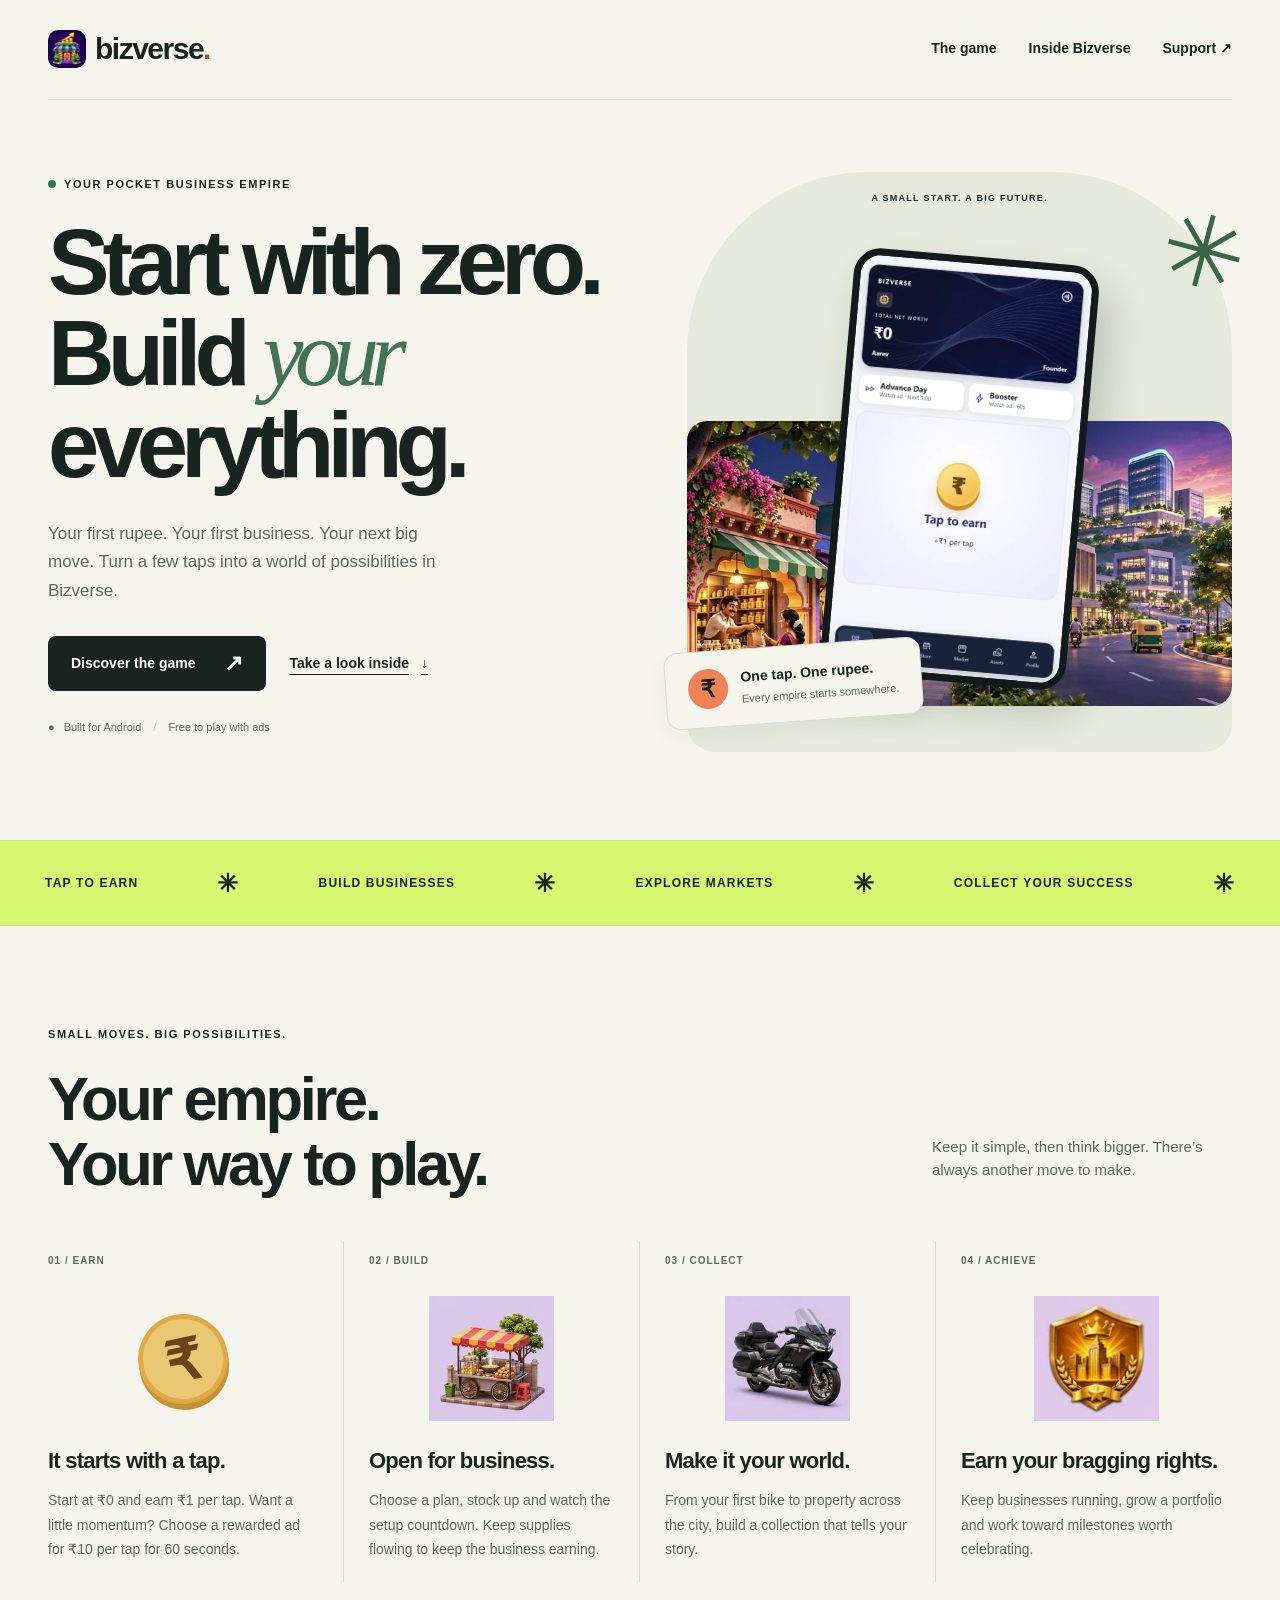
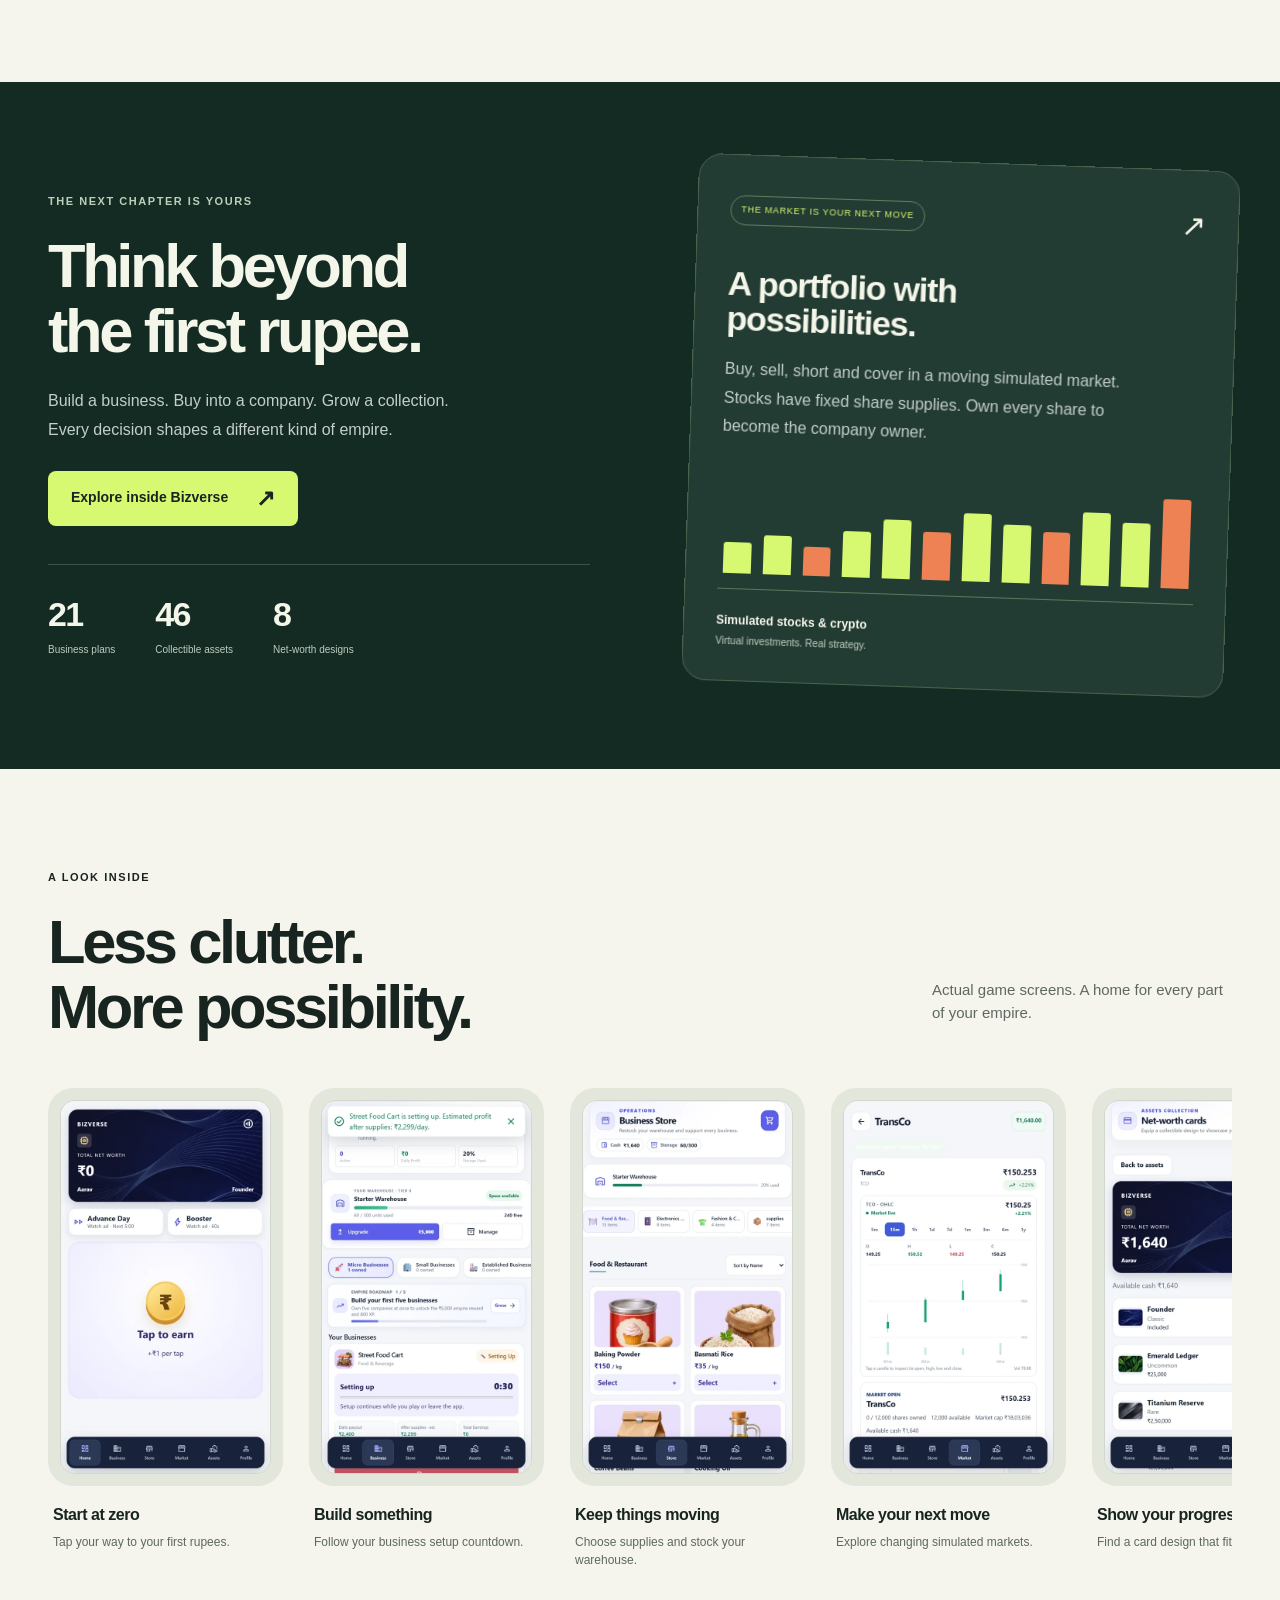
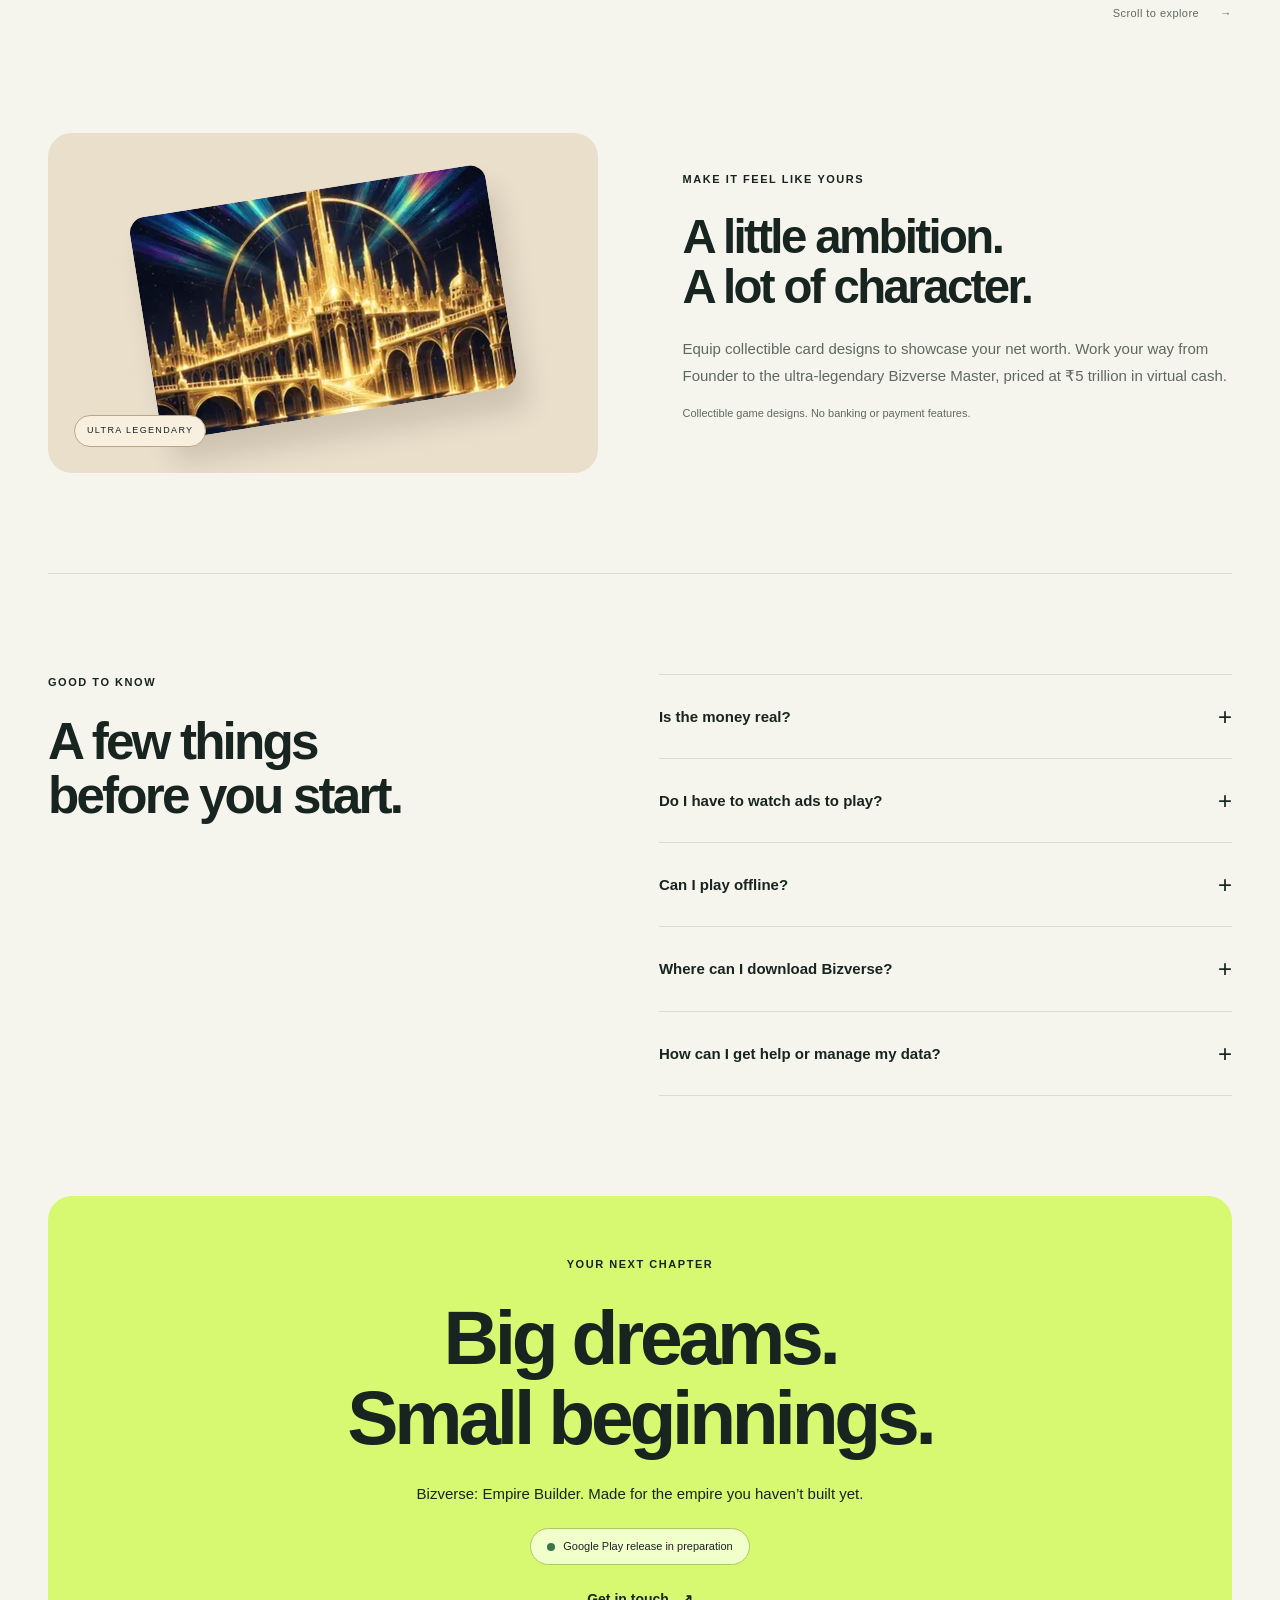
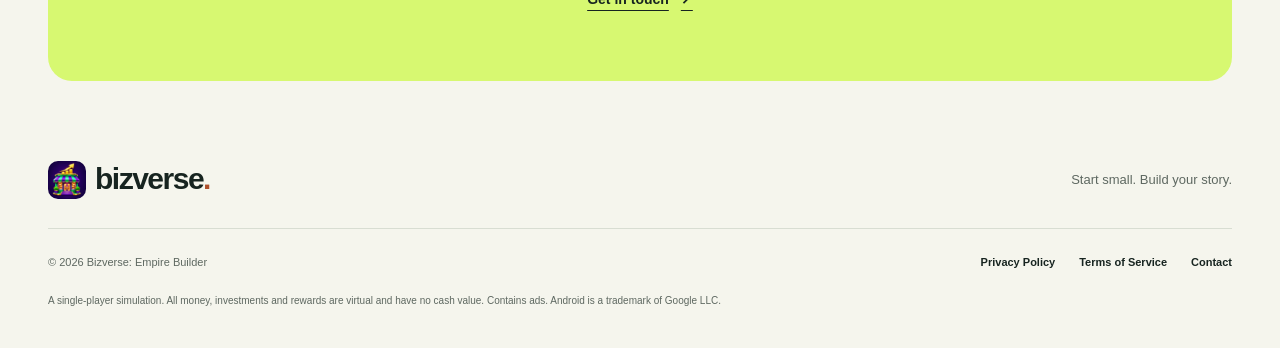
<file: index.html>
<!doctype html><html lang="en"><head><meta charset="utf-8"><meta name="viewport" content="width=device-width,initial-scale=1"><meta name="theme-color" content="#f5f5ed"><title>Bizverse: Empire Builder — Start at zero. Build your empire.</title><meta name="description" content="Start at ₹0, tap to earn, build businesses and explore simulated markets. Discover Bizverse, a single-player business game for Android."><meta property="og:type" content="website"><meta property="og:title" content="Bizverse: Empire Builder — Start at zero. Build your empire."><meta property="og:description" content="Start at ₹0, tap to earn, build businesses and explore simulated markets. Discover Bizverse, a single-player business game for Android."><meta property="og:image" content="assets/social-preview.png"><meta name="twitter:card" content="summary_large_image"><link rel="icon" href="favicon.png" type="image/png"><link rel="apple-touch-icon" href="assets/apple-touch-icon.png"><link rel="stylesheet" href="styles.css"></head><body><a class="skip-link" href="#main">Skip to content</a><header class="site-header"><a class="brand" href="index.html" aria-label="Bizverse home"><img src="assets/app-icon.webp" width="40" height="40" alt=""><span>bizverse<span class="brand-dot">.</span></span></a><nav aria-label="Main navigation"><a href="index.html#gameplay">The game</a><a href="index.html#screenshots">Inside Bizverse</a><a href="support.html">Support <span aria-hidden="true">↗</span></a></nav></header><main id="main">
<section class="hero wrap" aria-labelledby="hero-title"><div class="hero-copy"><p class="eyebrow"><span class="status-dot"></span> YOUR POCKET BUSINESS EMPIRE</p><h1 id="hero-title">Start with zero.<br>Build <em>your</em><br>everything.</h1><p class="hero-description">Your first rupee. Your first business. Your next big move. Turn a few taps into a world of possibilities in Bizverse.</p><div class="hero-actions"><a class="button dark" href="#gameplay">Discover the game <span aria-hidden="true">↗</span></a><a class="text-link" href="#screenshots">Take a look inside <span aria-hidden="true">↓</span></a></div><p class="platform-note"><span aria-hidden="true">●</span> Built for Android <span class="divider">/</span> Free to play with ads</p></div><div class="hero-stage"><div class="stage-label">A SMALL START. A BIG FUTURE.</div><img class="city-art" src="assets/empire-district.webp" width="800" height="410" alt="Illustrated business district growing from small shops to modern towers"><div class="phone hero-phone"><img src="assets/home.webp" width="540" height="960" alt="Bizverse Home with a zero-rupee net-worth card and tap-to-earn button" fetchpriority="high"></div><div class="floating-note"><span class="note-icon">₹</span><div><strong>One tap. One rupee.</strong><small>Every empire starts somewhere.</small></div></div><span class="stage-star" aria-hidden="true">✳</span></div></section>
<div class="ticker" aria-label="Game highlights"><div><span>TAP TO EARN</span><b aria-hidden="true">✳</b><span>BUILD BUSINESSES</span><b aria-hidden="true">✳</b><span>EXPLORE MARKETS</span><b aria-hidden="true">✳</b><span>COLLECT YOUR SUCCESS</span><b aria-hidden="true">✳</b></div></div>
<section class="wrap section" id="gameplay"><div class="section-heading"><div><p class="eyebrow">SMALL MOVES. BIG POSSIBILITIES.</p><h2>Your empire.<br>Your way to play.</h2></div><p>Keep it simple, then think bigger. There’s always another move to make.</p></div><div class="feature-grid"><article class="feature"><span class="feature-number">01 / EARN</span><div class="feature-art coin-art" aria-hidden="true">₹</div><h3>It starts with a tap.</h3><p>Start at ₹0 and earn ₹1 per tap. Want a little momentum? Choose a rewarded ad for ₹10 per tap for 60 seconds.</p></article><article class="feature"><span class="feature-number">02 / BUILD</span><img class="feature-art" src="assets/street-food-cart.webp" width="240" height="240" alt="Illustrated street food cart" loading="lazy"><h3>Open for business.</h3><p>Choose a plan, stock up and watch the setup countdown. Keep supplies flowing to keep the business earning.</p></article><article class="feature"><span class="feature-number">03 / COLLECT</span><img class="feature-art" src="assets/bike.webp" width="240" height="240" alt="Collectible motorcycle from the game" loading="lazy"><h3>Make it your world.</h3><p>From your first bike to property across the city, build a collection that tells your story.</p></article><article class="feature"><span class="feature-number">04 / ACHIEVE</span><img class="feature-art" src="assets/achievement.webp" width="240" height="240" alt="Business Magnate achievement badge" loading="lazy"><h3>Earn your bragging rights.</h3><p>Keep businesses running, grow a portfolio and work toward milestones worth celebrating.</p></article></div></section>
<section class="big-picture"><div class="wrap picture-grid"><div><p class="eyebrow">THE NEXT CHAPTER IS YOURS</p><h2>Think beyond<br>the first rupee.</h2><p>Build a business. Buy into a company. Grow a collection. Every decision shapes a different kind of empire.</p><a class="button light" href="#screenshots">Explore inside Bizverse <span aria-hidden="true">↗</span></a><div class="number-row"><div><strong>21</strong><span>Business plans</span></div><div><strong>46</strong><span>Collectible assets</span></div><div><strong>8</strong><span>Net-worth designs</span></div></div></div><div class="market-story"><div class="story-top"><span class="small-pill">THE MARKET IS YOUR NEXT MOVE</span><span aria-hidden="true">↗</span></div><h3>A portfolio with possibilities.</h3><p>Buy, sell, short and cover in a moving simulated market. Stocks have fixed share supplies. Own every share to become the company owner.</p><div class="chart-art" aria-hidden="true"><i></i><i></i><i></i><i></i><i></i><i></i><i></i><i></i><i></i><i></i><i></i><i></i></div><div class="story-foot"><strong>Simulated stocks &amp; crypto</strong><span>Virtual investments. Real strategy.</span></div></div></div></section>
<section class="wrap section screenshots-section" id="screenshots"><div class="section-heading"><div><p class="eyebrow">A LOOK INSIDE</p><h2>Less clutter.<br>More possibility.</h2></div><p>Actual game screens. A home for every part of your empire.</p></div><div class="screenshots" tabindex="0" role="region" aria-label="Game screenshot gallery. Scroll horizontally to see more screens."><figure><div class="screenshot-frame"><img src="assets/home.webp" width="540" height="960" alt="Bizverse home game screen" loading="lazy"></div><figcaption><strong>Start at zero</strong><span>Tap your way to your first rupees.</span></figcaption></figure><figure><div class="screenshot-frame"><img src="assets/business.webp" width="540" height="960" alt="Bizverse business game screen" loading="lazy"></div><figcaption><strong>Build something</strong><span>Follow your business setup countdown.</span></figcaption></figure><figure><div class="screenshot-frame"><img src="assets/store.webp" width="540" height="960" alt="Bizverse store game screen" loading="lazy"></div><figcaption><strong>Keep things moving</strong><span>Choose supplies and stock your warehouse.</span></figcaption></figure><figure><div class="screenshot-frame"><img src="assets/market.webp" width="540" height="960" alt="Bizverse market game screen" loading="lazy"></div><figcaption><strong>Make your next move</strong><span>Explore changing simulated markets.</span></figcaption></figure><figure><div class="screenshot-frame"><img src="assets/cards.webp" width="540" height="960" alt="Bizverse cards game screen" loading="lazy"></div><figcaption><strong>Show your progress</strong><span>Find a card design that fits your empire.</span></figcaption></figure></div><p class="gallery-note">Scroll to explore <span aria-hidden="true">→</span></p></section>
<section class="wrap collection-section"><div class="collection-art"><img src="assets/master-card.webp" width="400" height="250" alt="Gold and black Bizverse Master collectible card artwork" loading="lazy"><span class="collectible-tag">ULTRA LEGENDARY</span></div><div><p class="eyebrow">MAKE IT FEEL LIKE YOURS</p><h2>A little ambition.<br>A lot of character.</h2><p>Equip collectible card designs to showcase your net worth. Work your way from Founder to the ultra-legendary Bizverse Master, priced at ₹5 trillion in virtual cash.</p><p class="muted-note">Collectible game designs. No banking or payment features.</p></div></section>
<section class="wrap section faq-section" id="questions"><div><p class="eyebrow">GOOD TO KNOW</p><h2>A few things<br>before you start.</h2></div><div class="faq-list"><details><summary>Is the money real?</summary><p>No. All currency, stocks, crypto, dividends, assets and rewards exist only in the game. They have no cash value and cannot be withdrawn. Bizverse does not provide investment advice or live exchange data.</p></details><details><summary>Do I have to watch ads to play?</summary><p>No. You can tap to earn and play the core simulation without rewarded ads. Natural days progress every five minutes while playing. Rewarded ads optionally skip one day or activate ₹10 per tap for 60 seconds. Banner ads may appear during play.</p></details><details><summary>Can I play offline?</summary><p>The core simulation runs on your device. Ads need an internet connection and may not always be available. Progress is stored locally, and you can export a save from Profile.</p></details><details><summary>Where can I download Bizverse?</summary><p>The Google Play release is being prepared. Availability will depend on the published listing in your region. This website does not offer an APK download.</p></details><details><summary>How can I get help or manage my data?</summary><p>Visit our <a href="support.html">support page</a> for contact and save guidance. Read our <a href="privacy-policy.html">Privacy Policy</a> for local storage, advertising and deletion information.</p></details></div></section>
<section class="wrap final-section" id="release"><p class="eyebrow">YOUR NEXT CHAPTER</p><h2>Big dreams.<br>Small beginnings.</h2><p>Bizverse: Empire Builder. Made for the empire you haven’t built yet.</p><div class="release-tag"><span class="status-dot"></span> Google Play release in preparation</div><a class="text-link" href="support.html">Get in touch <span aria-hidden="true">↗</span></a></section>
</main><footer class="site-footer"><div class="footer-top"><a class="brand" href="index.html"><img src="assets/app-icon.webp" width="36" height="36" alt=""><span>bizverse<span class="brand-dot">.</span></span></a><p>Start small. Build your story.</p></div><div class="footer-bottom"><p>© 2026 Bizverse: Empire Builder</p><nav aria-label="Legal and support"><a href="privacy-policy.html">Privacy Policy</a><a href="terms-of-service.html">Terms of Service</a><a href="support.html">Contact</a></nav></div><p class="fine-print">A single-player simulation. All money, investments and rewards are virtual and have no cash value. Contains ads. Android is a trademark of Google LLC.</p></footer></body></html>
</file>
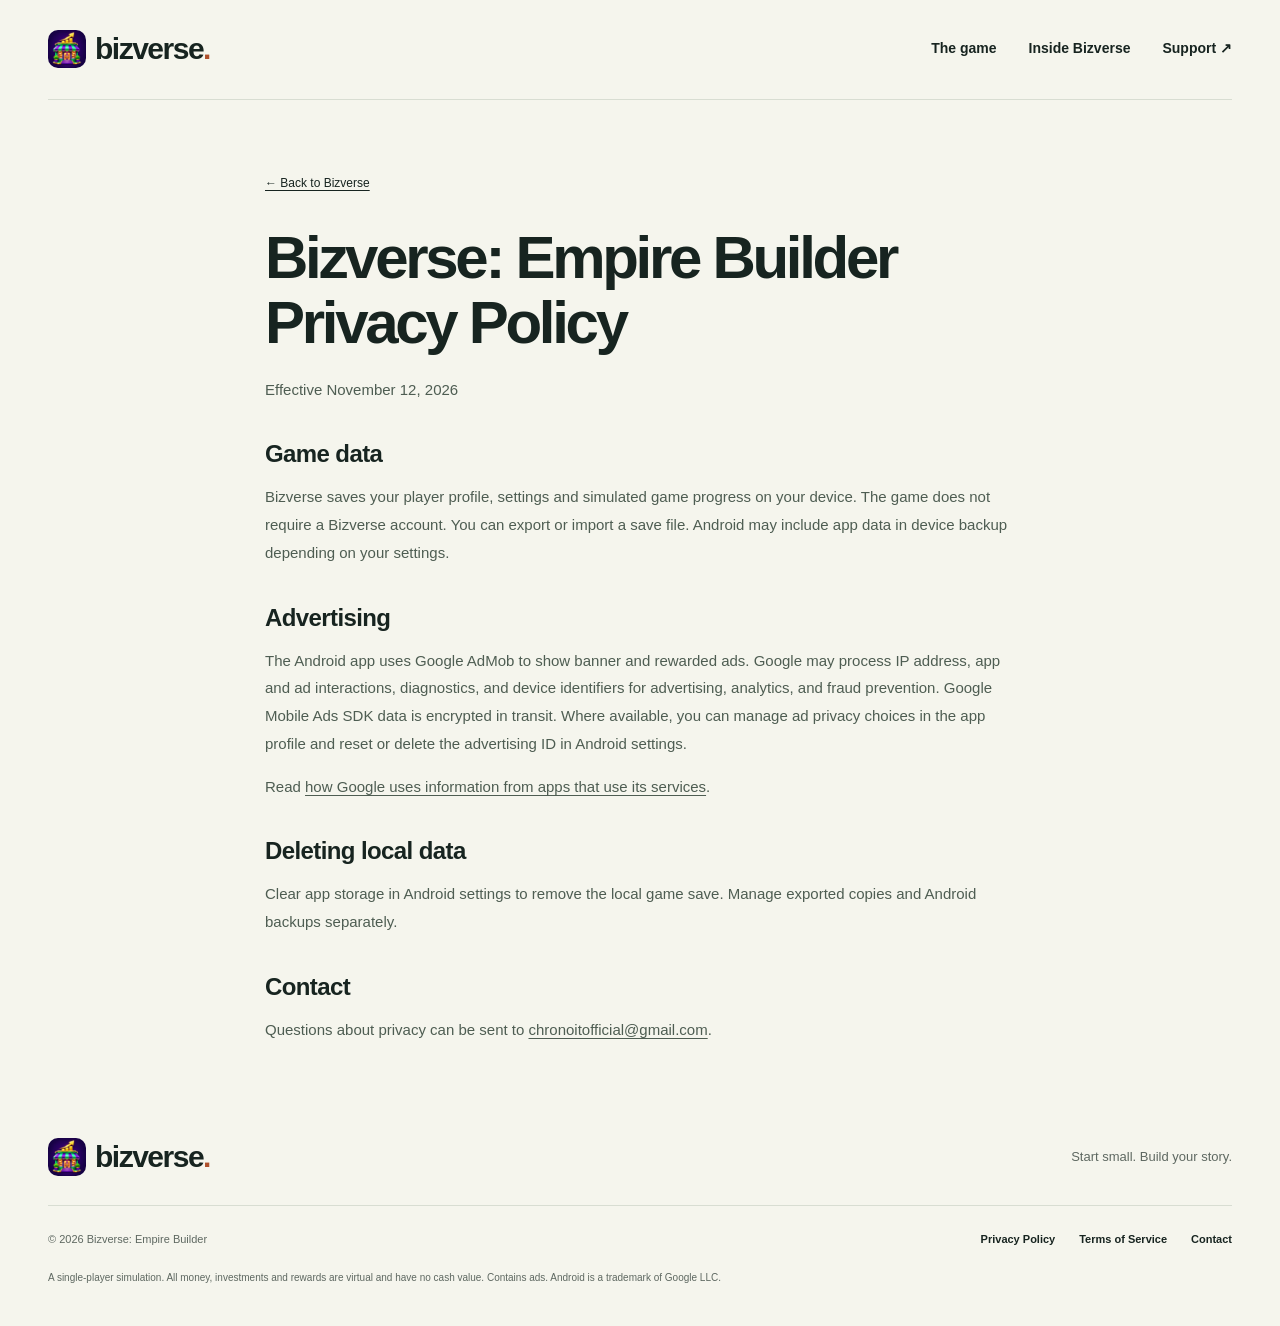
<file: privacy-policy.html>
<!doctype html><html lang="en"><head><meta charset="utf-8"><meta name="viewport" content="width=device-width,initial-scale=1"><meta name="theme-color" content="#f5f5ed"><title>Privacy Policy — Bizverse: Empire Builder</title><meta name="description" content="How Bizverse handles local game progress, advertising data and privacy choices."><meta property="og:type" content="website"><meta property="og:title" content="Privacy Policy — Bizverse: Empire Builder"><meta property="og:description" content="How Bizverse handles local game progress, advertising data and privacy choices."><meta property="og:image" content="assets/social-preview.png"><meta name="twitter:card" content="summary_large_image"><link rel="icon" href="favicon.png" type="image/png"><link rel="apple-touch-icon" href="assets/apple-touch-icon.png"><link rel="stylesheet" href="styles.css"></head><body><a class="skip-link" href="#main">Skip to content</a><header class="site-header"><a class="brand" href="index.html" aria-label="Bizverse home"><img src="assets/app-icon.webp" width="40" height="40" alt=""><span>bizverse<span class="brand-dot">.</span></span></a><nav aria-label="Main navigation"><a href="index.html#gameplay">The game</a><a href="index.html#screenshots">Inside Bizverse</a><a href="support.html">Support <span aria-hidden="true">↗</span></a></nav></header><main id="main" class="legal-main"><a class="back-link" href="index.html">← Back to Bizverse</a>
<h1>Bizverse: Empire Builder Privacy Policy</h1>
<p>Effective November 12, 2026</p>
<h2>Game data</h2>
<p>Bizverse saves your player profile, settings and simulated game progress on your device. The game does not require a Bizverse account. You can export or import a save file. Android may include app data in device backup depending on your settings.</p>
<h2>Advertising</h2>
<p>The Android app uses Google AdMob to show banner and rewarded ads. Google may process IP address, app and ad interactions, diagnostics, and device identifiers for advertising, analytics, and fraud prevention. Google Mobile Ads SDK data is encrypted in transit. Where available, you can manage ad privacy choices in the app profile and reset or delete the advertising ID in Android settings.</p>
<p>Read <a href="https://policies.google.com/technologies/partner-sites">how Google uses information from apps that use its services</a>.</p>
<h2>Deleting local data</h2>
<p>Clear app storage in Android settings to remove the local game save. Manage exported copies and Android backups separately.</p>
<h2>Contact</h2>
<p>Questions about privacy can be sent to <a href="mailto:chronoitofficial@gmail.com">chronoitofficial@gmail.com</a>.</p>
</main><footer class="site-footer"><div class="footer-top"><a class="brand" href="index.html"><img src="assets/app-icon.webp" width="36" height="36" alt=""><span>bizverse<span class="brand-dot">.</span></span></a><p>Start small. Build your story.</p></div><div class="footer-bottom"><p>© 2026 Bizverse: Empire Builder</p><nav aria-label="Legal and support"><a href="privacy-policy.html">Privacy Policy</a><a href="terms-of-service.html">Terms of Service</a><a href="support.html">Contact</a></nav></div><p class="fine-print">A single-player simulation. All money, investments and rewards are virtual and have no cash value. Contains ads. Android is a trademark of Google LLC.</p></footer></body></html>
</file>
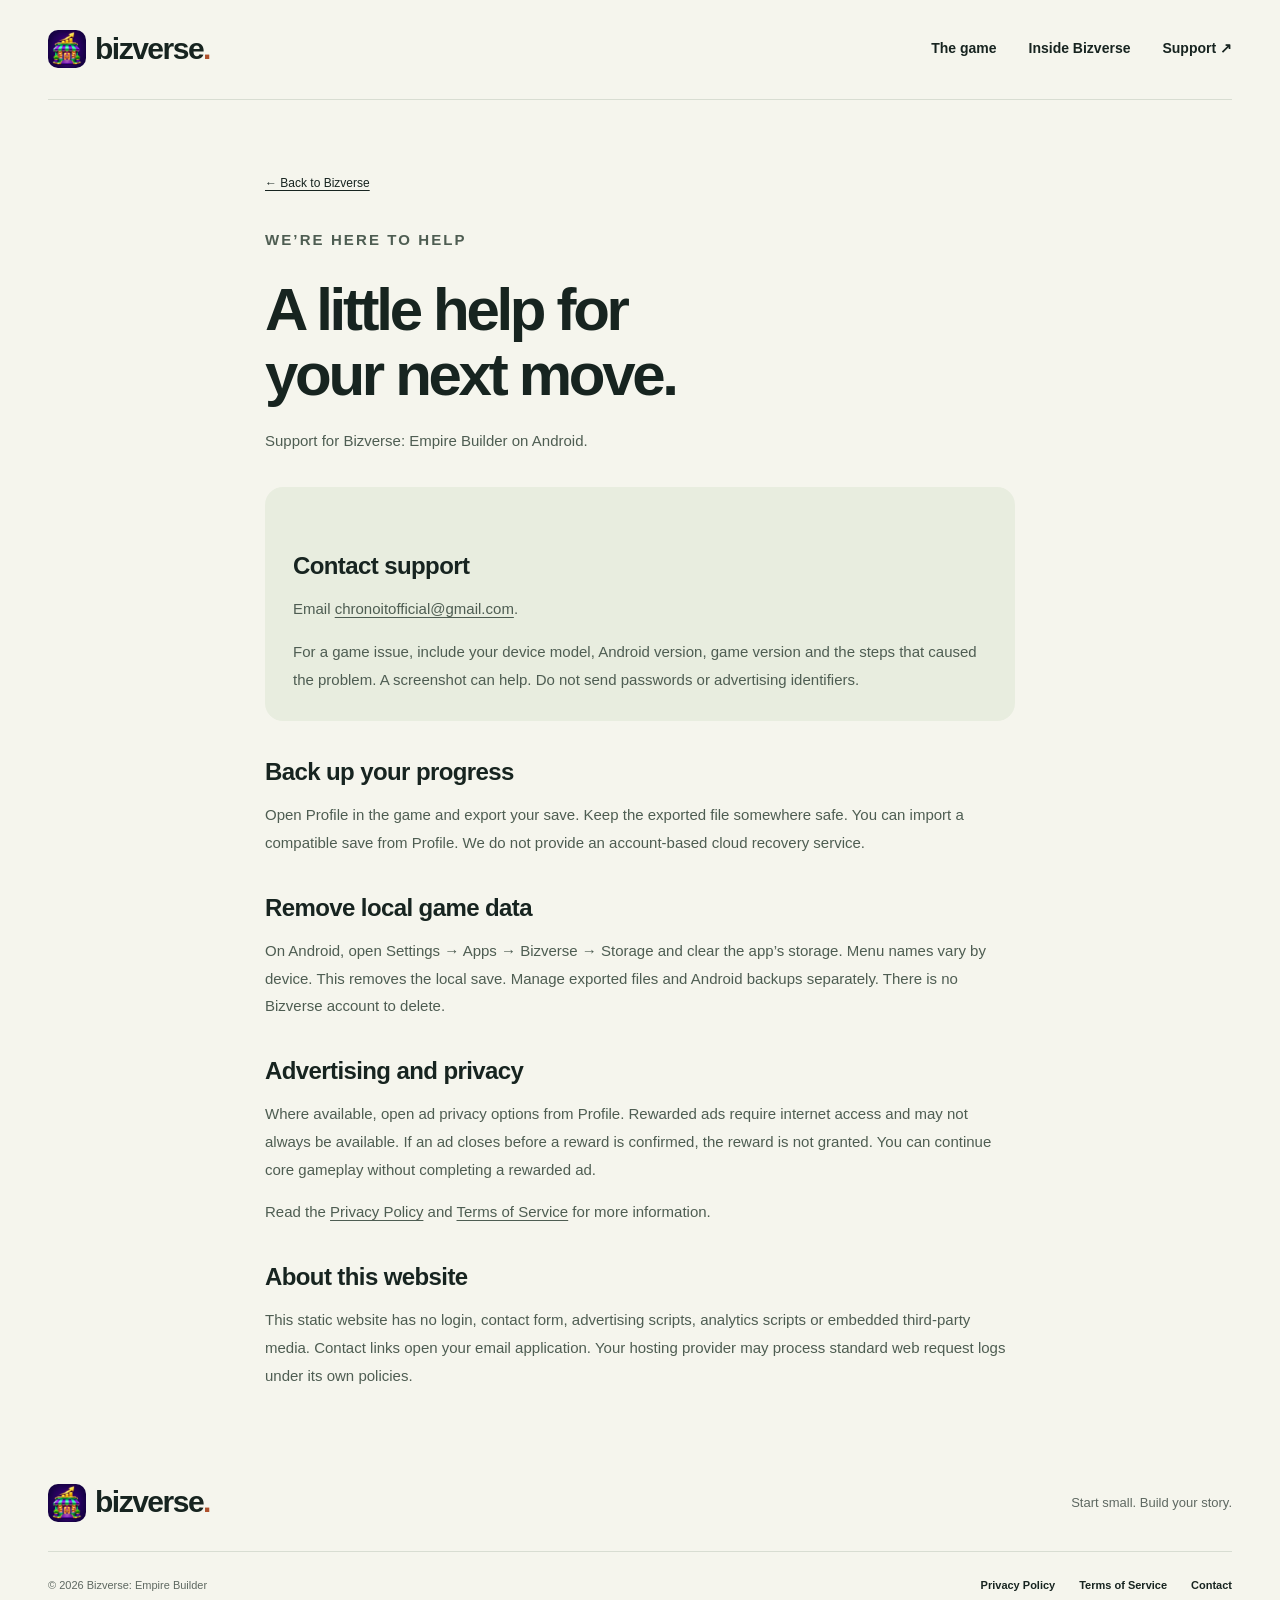
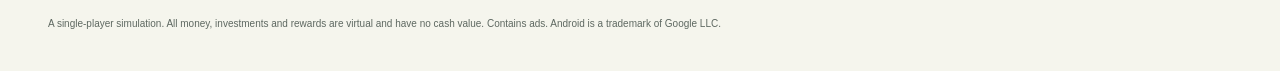
<file: support.html>
<!doctype html><html lang="en"><head><meta charset="utf-8"><meta name="viewport" content="width=device-width,initial-scale=1"><meta name="theme-color" content="#f5f5ed"><title>Support — Bizverse: Empire Builder</title><meta name="description" content="Get help with Bizverse, back up game progress, manage local data and contact support."><meta property="og:type" content="website"><meta property="og:title" content="Support — Bizverse: Empire Builder"><meta property="og:description" content="Get help with Bizverse, back up game progress, manage local data and contact support."><meta property="og:image" content="assets/social-preview.png"><meta name="twitter:card" content="summary_large_image"><link rel="icon" href="favicon.png" type="image/png"><link rel="apple-touch-icon" href="assets/apple-touch-icon.png"><link rel="stylesheet" href="styles.css"></head><body><a class="skip-link" href="#main">Skip to content</a><header class="site-header"><a class="brand" href="index.html" aria-label="Bizverse home"><img src="assets/app-icon.webp" width="40" height="40" alt=""><span>bizverse<span class="brand-dot">.</span></span></a><nav aria-label="Main navigation"><a href="index.html#gameplay">The game</a><a href="index.html#screenshots">Inside Bizverse</a><a href="support.html">Support <span aria-hidden="true">↗</span></a></nav></header><main id="main" class="legal-main"><a class="back-link" href="index.html">← Back to Bizverse</a><p class="eyebrow">WE’RE HERE TO HELP</p><h1>A little help for<br>your next move.</h1><p>Support for Bizverse: Empire Builder on Android.</p><div class="support-box"><h2>Contact support</h2><p>Email <a href="mailto:chronoitofficial@gmail.com">chronoitofficial@gmail.com</a>.</p><p>For a game issue, include your device model, Android version, game version and the steps that caused the problem. A screenshot can help. Do not send passwords or advertising identifiers.</p></div><h2>Back up your progress</h2><p>Open Profile in the game and export your save. Keep the exported file somewhere safe. You can import a compatible save from Profile. We do not provide an account-based cloud recovery service.</p><h2>Remove local game data</h2><p>On Android, open Settings → Apps → Bizverse → Storage and clear the app’s storage. Menu names vary by device. This removes the local save. Manage exported files and Android backups separately. There is no Bizverse account to delete.</p><h2>Advertising and privacy</h2><p>Where available, open ad privacy options from Profile. Rewarded ads require internet access and may not always be available. If an ad closes before a reward is confirmed, the reward is not granted. You can continue core gameplay without completing a rewarded ad.</p><p>Read the <a href="privacy-policy.html">Privacy Policy</a> and <a href="terms-of-service.html">Terms of Service</a> for more information.</p><h2>About this website</h2><p>This static website has no login, contact form, advertising scripts, analytics scripts or embedded third-party media. Contact links open your email application. Your hosting provider may process standard web request logs under its own policies.</p></main><footer class="site-footer"><div class="footer-top"><a class="brand" href="index.html"><img src="assets/app-icon.webp" width="36" height="36" alt=""><span>bizverse<span class="brand-dot">.</span></span></a><p>Start small. Build your story.</p></div><div class="footer-bottom"><p>© 2026 Bizverse: Empire Builder</p><nav aria-label="Legal and support"><a href="privacy-policy.html">Privacy Policy</a><a href="terms-of-service.html">Terms of Service</a><a href="support.html">Contact</a></nav></div><p class="fine-print">A single-player simulation. All money, investments and rewards are virtual and have no cash value. Contains ads. Android is a trademark of Google LLC.</p></footer></body></html>
</file>
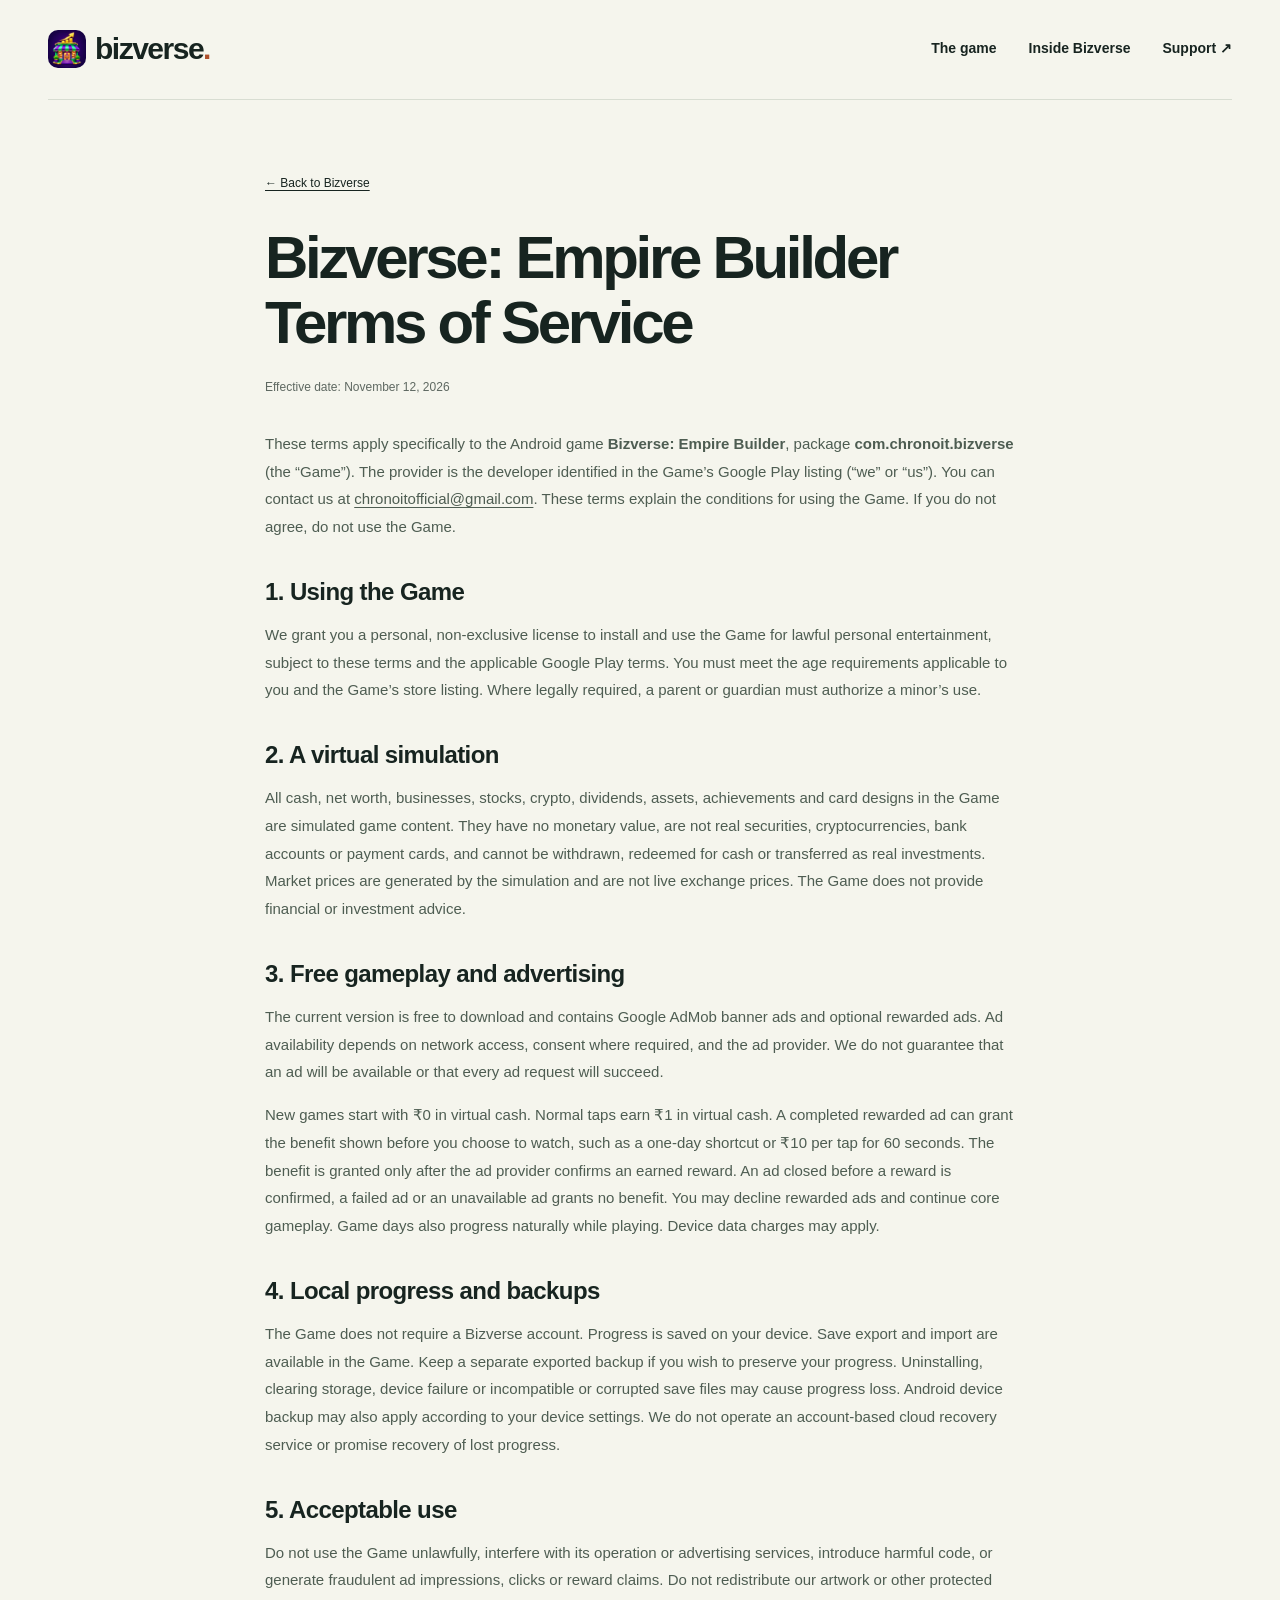
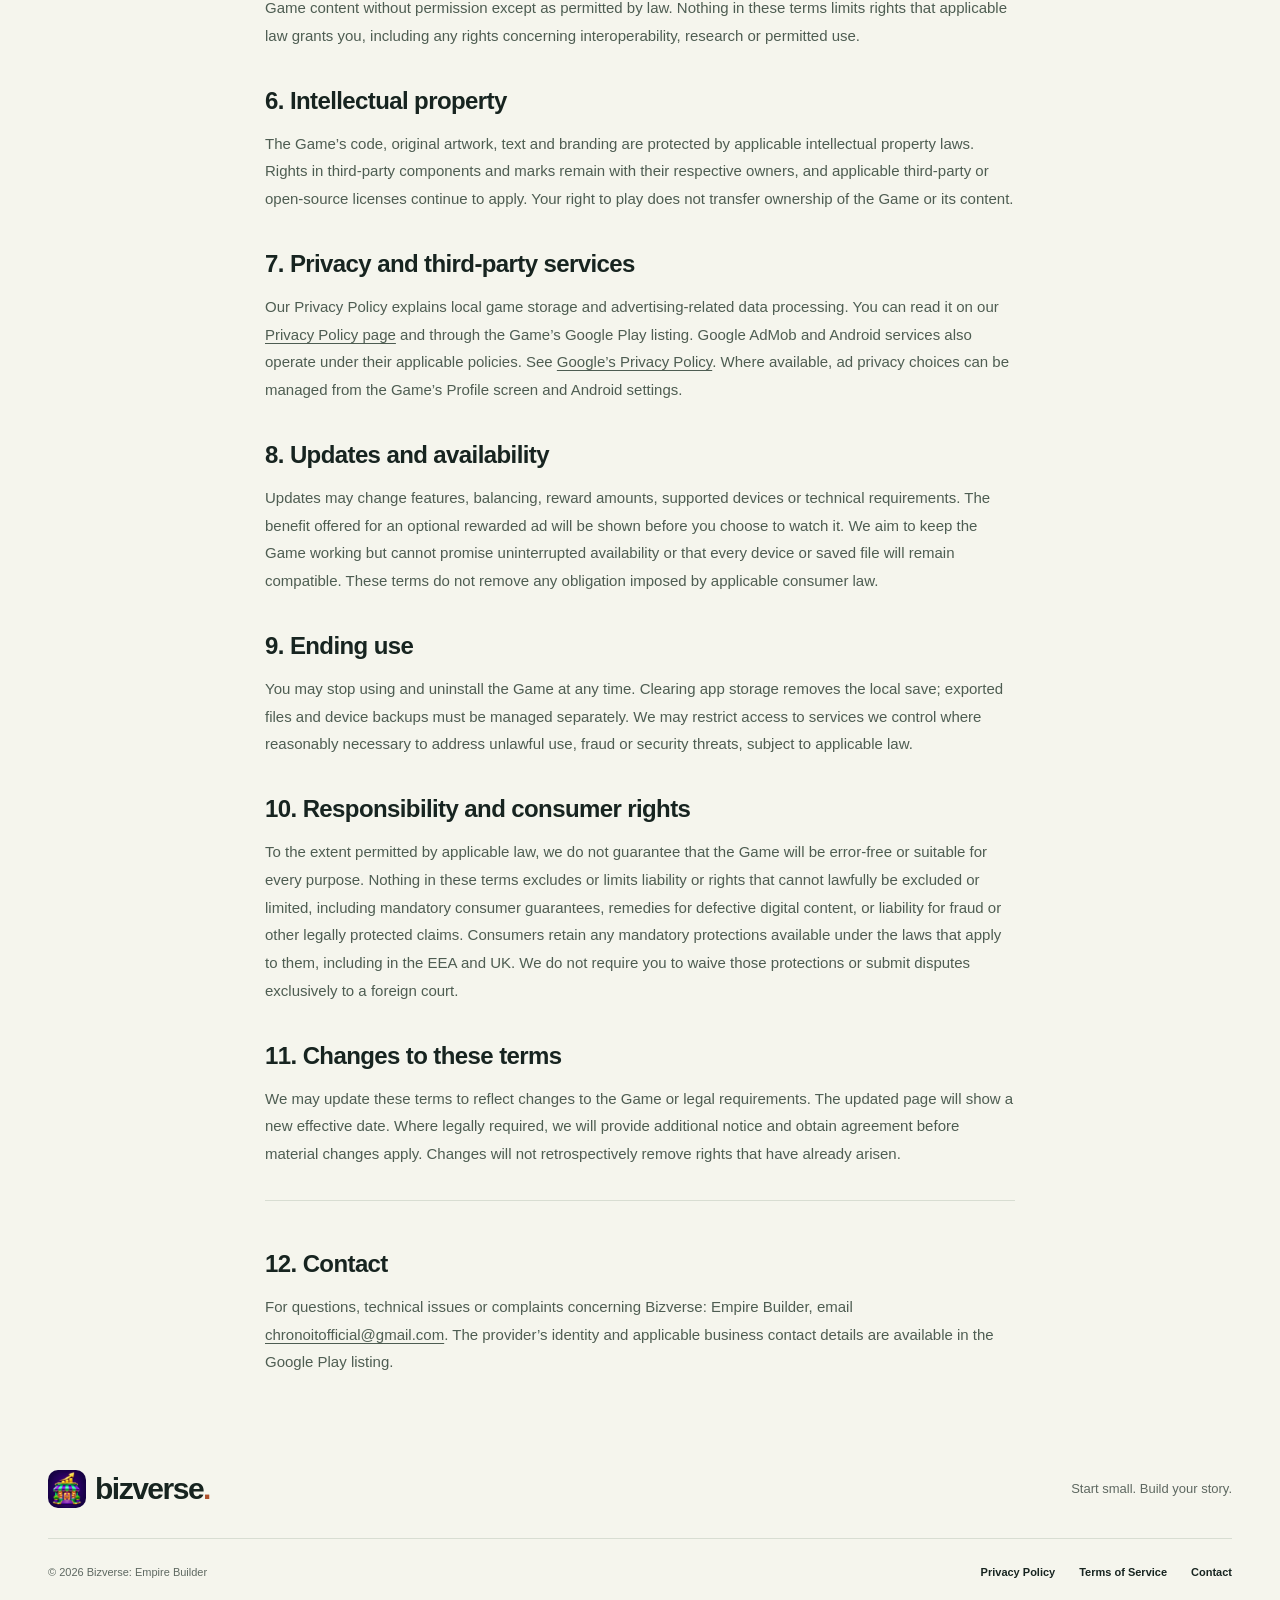
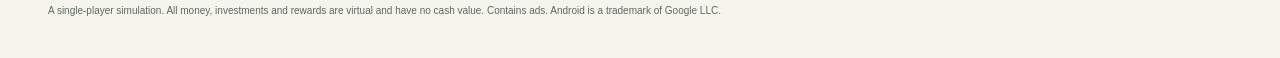
<file: terms-of-service.html>
<!doctype html><html lang="en"><head><meta charset="utf-8"><meta name="viewport" content="width=device-width,initial-scale=1"><meta name="theme-color" content="#f5f5ed"><title>Terms of Service — Bizverse: Empire Builder</title><meta name="description" content="Terms for using Bizverse: Empire Builder, virtual game content, ads, saves and consumer rights."><meta property="og:type" content="website"><meta property="og:title" content="Terms of Service — Bizverse: Empire Builder"><meta property="og:description" content="Terms for using Bizverse: Empire Builder, virtual game content, ads, saves and consumer rights."><meta property="og:image" content="assets/social-preview.png"><meta name="twitter:card" content="summary_large_image"><link rel="icon" href="favicon.png" type="image/png"><link rel="apple-touch-icon" href="assets/apple-touch-icon.png"><link rel="stylesheet" href="styles.css"></head><body><a class="skip-link" href="#main">Skip to content</a><header class="site-header"><a class="brand" href="index.html" aria-label="Bizverse home"><img src="assets/app-icon.webp" width="40" height="40" alt=""><span>bizverse<span class="brand-dot">.</span></span></a><nav aria-label="Main navigation"><a href="index.html#gameplay">The game</a><a href="index.html#screenshots">Inside Bizverse</a><a href="support.html">Support <span aria-hidden="true">↗</span></a></nav></header><main id="main" class="legal-main"><a class="back-link" href="index.html">← Back to Bizverse</a>
<h1>Bizverse: Empire Builder<br>Terms of Service</h1>
<p class="date">Effective date: November 12, 2026</p>
<p>These terms apply specifically to the Android game <strong>Bizverse: Empire Builder</strong>, package <strong>com.chronoit.bizverse</strong> (the “Game”). The provider is the developer identified in the Game’s Google Play listing (“we” or “us”). You can contact us at <a href="mailto:chronoitofficial@gmail.com">chronoitofficial@gmail.com</a>. These terms explain the conditions for using the Game. If you do not agree, do not use the Game.</p>
<h2>1. Using the Game</h2>
<p>We grant you a personal, non-exclusive license to install and use the Game for lawful personal entertainment, subject to these terms and the applicable Google Play terms. You must meet the age requirements applicable to you and the Game’s store listing. Where legally required, a parent or guardian must authorize a minor’s use.</p>
<h2>2. A virtual simulation</h2>
<p>All cash, net worth, businesses, stocks, crypto, dividends, assets, achievements and card designs in the Game are simulated game content. They have no monetary value, are not real securities, cryptocurrencies, bank accounts or payment cards, and cannot be withdrawn, redeemed for cash or transferred as real investments. Market prices are generated by the simulation and are not live exchange prices. The Game does not provide financial or investment advice.</p>
<h2>3. Free gameplay and advertising</h2>
<p>The current version is free to download and contains Google AdMob banner ads and optional rewarded ads. Ad availability depends on network access, consent where required, and the ad provider. We do not guarantee that an ad will be available or that every ad request will succeed.</p>
<p>New games start with ₹0 in virtual cash. Normal taps earn ₹1 in virtual cash. A completed rewarded ad can grant the benefit shown before you choose to watch, such as a one-day shortcut or ₹10 per tap for 60 seconds. The benefit is granted only after the ad provider confirms an earned reward. An ad closed before a reward is confirmed, a failed ad or an unavailable ad grants no benefit. You may decline rewarded ads and continue core gameplay. Game days also progress naturally while playing. Device data charges may apply.</p>
<h2>4. Local progress and backups</h2>
<p>The Game does not require a Bizverse account. Progress is saved on your device. Save export and import are available in the Game. Keep a separate exported backup if you wish to preserve your progress. Uninstalling, clearing storage, device failure or incompatible or corrupted save files may cause progress loss. Android device backup may also apply according to your device settings. We do not operate an account-based cloud recovery service or promise recovery of lost progress.</p>
<h2>5. Acceptable use</h2>
<p>Do not use the Game unlawfully, interfere with its operation or advertising services, introduce harmful code, or generate fraudulent ad impressions, clicks or reward claims. Do not redistribute our artwork or other protected Game content without permission except as permitted by law. Nothing in these terms limits rights that applicable law grants you, including any rights concerning interoperability, research or permitted use.</p>
<h2>6. Intellectual property</h2>
<p>The Game’s code, original artwork, text and branding are protected by applicable intellectual property laws. Rights in third-party components and marks remain with their respective owners, and applicable third-party or open-source licenses continue to apply. Your right to play does not transfer ownership of the Game or its content.</p>
<h2>7. Privacy and third-party services</h2>
<p>Our Privacy Policy explains local game storage and advertising-related data processing. You can read it on our <a href="privacy-policy.html">Privacy Policy page</a> and through the Game’s Google Play listing. Google AdMob and Android services also operate under their applicable policies. See <a href="https://policies.google.com/privacy">Google’s Privacy Policy</a>. Where available, ad privacy choices can be managed from the Game’s Profile screen and Android settings.</p>
<h2>8. Updates and availability</h2>
<p>Updates may change features, balancing, reward amounts, supported devices or technical requirements. The benefit offered for an optional rewarded ad will be shown before you choose to watch it. We aim to keep the Game working but cannot promise uninterrupted availability or that every device or saved file will remain compatible. These terms do not remove any obligation imposed by applicable consumer law.</p>
<h2>9. Ending use</h2>
<p>You may stop using and uninstall the Game at any time. Clearing app storage removes the local save; exported files and device backups must be managed separately. We may restrict access to services we control where reasonably necessary to address unlawful use, fraud or security threats, subject to applicable law.</p>
<h2>10. Responsibility and consumer rights</h2>
<p>To the extent permitted by applicable law, we do not guarantee that the Game will be error-free or suitable for every purpose. Nothing in these terms excludes or limits liability or rights that cannot lawfully be excluded or limited, including mandatory consumer guarantees, remedies for defective digital content, or liability for fraud or other legally protected claims. Consumers retain any mandatory protections available under the laws that apply to them, including in the EEA and UK. We do not require you to waive those protections or submit disputes exclusively to a foreign court.</p>
<h2>11. Changes to these terms</h2>
<p>We may update these terms to reflect changes to the Game or legal requirements. The updated page will show a new effective date. Where legally required, we will provide additional notice and obtain agreement before material changes apply. Changes will not retrospectively remove rights that have already arisen.</p>
<footer><h2>12. Contact</h2>
<p>For questions, technical issues or complaints concerning Bizverse: Empire Builder, email <a href="mailto:chronoitofficial@gmail.com">chronoitofficial@gmail.com</a>. The provider’s identity and applicable business contact details are available in the Google Play listing.</p></footer>
</main><footer class="site-footer"><div class="footer-top"><a class="brand" href="index.html"><img src="assets/app-icon.webp" width="36" height="36" alt=""><span>bizverse<span class="brand-dot">.</span></span></a><p>Start small. Build your story.</p></div><div class="footer-bottom"><p>© 2026 Bizverse: Empire Builder</p><nav aria-label="Legal and support"><a href="privacy-policy.html">Privacy Policy</a><a href="terms-of-service.html">Terms of Service</a><a href="support.html">Contact</a></nav></div><p class="fine-print">A single-player simulation. All money, investments and rewards are virtual and have no cash value. Contains ads. Android is a trademark of Google LLC.</p></footer></body></html>
</file>
<file: styles.css>
@charset "UTF-8";
:root{--paper:#f5f5ed;--ink:#172420;--muted:#5e6861;--line:#d8ddd2;--lime:#d7f871;--orange:#ef8254;--dark:#142b24;--radius:24px}*{box-sizing:border-box}html{scroll-behavior:smooth;scroll-padding-top:32px}body{margin:0;background:var(--paper);color:var(--ink);font-family:Arial,Helvetica,sans-serif;line-height:1.55;-webkit-font-smoothing:antialiased}a{color:inherit;text-decoration:none}button,a,summary{-webkit-tap-highlight-color:transparent}a:focus-visible,summary:focus-visible,[tabindex]:focus-visible{outline:3px solid #a34017;outline-offset:5px}img{display:block;max-width:100%;height:auto}p{margin:0 0 1em}h1,h2,h3{line-height:1.05;margin:0;font-weight:700;letter-spacing:-.055em}h2{font-size:clamp(38px,4.8vw,65px)}h3{font-size:25px;letter-spacing:-.035em}.wrap,.site-header,.site-footer{width:min(1240px,calc(100% - 96px));margin-inline:auto}.skip-link{position:absolute;left:16px;top:-100px;z-index:10;background:var(--ink);color:white;padding:12px}.skip-link:focus{top:8px}.site-header{display:flex;justify-content:space-between;align-items:center;padding-block:26px;border-bottom:1px solid var(--line);gap:20px}.brand{display:inline-flex;align-items:center;gap:9px;font-weight:800;font-size:30px;letter-spacing:-1.5px}.brand img{border-radius:10px;width:38px;height:38px}.brand-dot{color:#ae502c}.site-header nav,.footer-bottom nav{display:flex;gap:32px;font-size:14px;font-weight:600}.site-header nav a:hover,.footer-bottom a:hover{text-decoration:underline;text-underline-offset:5px}.hero{display:grid;grid-template-columns:1.1fr 1fr;gap:40px;align-items:center;padding-block:72px 88px}.eyebrow{font-size:11px;font-weight:700;letter-spacing:.14em;display:flex;gap:8px;align-items:center;margin-bottom:24px}.status-dot{display:inline-block;width:8px;height:8px;border-radius:50%;background:#38764e;flex-shrink:0}.hero h1{font-size:clamp(65px,7.2vw,102px);line-height:.99;letter-spacing:-.075em}.hero h1 em{font-family:Georgia,serif;font-weight:400;color:#427356;letter-spacing:-.09em}.hero-description{max-width:420px;color:var(--muted);font-size:17px;line-height:1.7;margin-top:28px}.hero-actions{display:flex;gap:24px;align-items:center;flex-wrap:wrap;margin-top:30px}.button{display:inline-flex;justify-content:space-between;align-items:center;gap:28px;padding:16px 23px;border-radius:8px;font-size:14px;font-weight:700;min-height:52px;transition:transform .15s}.button:hover{transform:translateY(-2px)}.button.dark{background:var(--ink);color:#fff}.button.light{background:var(--lime);color:var(--ink)}.button span{font-size:23px;line-height:1}.text-link{font-size:14px;font-weight:700;display:inline-flex;gap:12px;align-items:center;min-height:44px;text-decoration:underline;text-underline-offset:6px}.platform-note{font-size:11px;color:var(--muted);margin-top:28px;display:flex;gap:9px;align-items:center}.platform-note>span:first-child{color:#4b7758}.divider{color:#c0c9bd;margin-inline:3px}.hero-stage{position:relative;min-height:580px;background:#e5eadc;border-radius:180px 180px 28px 28px;isolation:isolate;display:grid;place-items:center;padding:45px 0 30px}.stage-label{position:absolute;top:20px;left:0;right:0;text-align:center;font-size:9px;letter-spacing:.14em;font-weight:700}.city-art{position:absolute;width:100%;height:285px;object-fit:cover;bottom:46px;left:0;border-radius:20px;z-index:-1;filter:saturate(.8)}.phone{background:#111a1c;border:7px solid #111a1c;border-radius:27px;overflow:hidden;box-shadow:14px 22px 40px #0d211c30;transform:rotate(5deg)}.hero-phone{width:246px;position:relative}.hero-phone img{width:100%}.floating-note{position:absolute;bottom:30px;left:-22px;display:flex;gap:13px;align-items:center;background:var(--paper);border:1px solid var(--line);padding:17px 22px;border-radius:14px;box-shadow:0 8px 20px #0d211c0c;transform:rotate(-4deg)}.floating-note strong,.floating-note small{display:block}.floating-note strong{font-size:14px}.floating-note small{font-size:11px;color:var(--muted);margin-top:2px}.note-icon{display:grid;place-items:center;background:var(--orange);width:40px;height:40px;border-radius:50%;font-size:24px;font-weight:700}.stage-star{position:absolute;right:-14px;top:30px;color:#386747;font-size:100px;line-height:1;transform:rotate(15deg)}.ticker{background:var(--lime);padding:23px 0;overflow:hidden;border-block:1px solid #c9df88}.ticker>div{display:flex;align-items:center;justify-content:space-evenly;gap:34px;max-width:1500px;margin:auto;white-space:nowrap;font-size:12px;letter-spacing:.1em;font-weight:700}.ticker b{font-size:25px}.section{padding-block:100px}.section-heading{display:flex;justify-content:space-between;align-items:flex-end;gap:40px;margin-bottom:45px}.section-heading>p{max-width:300px;color:var(--muted);font-size:15px}.feature-grid{display:grid;grid-template-columns:repeat(4,minmax(0,1fr));gap:0}.feature{padding:6px 25px 6px;border-right:1px solid var(--line)}.feature:first-child{padding-left:0}.feature:last-child{border-right:0;padding-right:0}.feature-number{font-size:10px;letter-spacing:.1em;font-weight:700;color:var(--muted)}.feature-art{width:125px;height:125px;object-fit:contain;margin:24px auto 27px;mix-blend-mode:multiply}.coin-art{width:90px;height:90px;margin:42px auto 44px;display:grid;place-items:center;border:5px solid #e7b14b;background:#f4cf7b;color:#6d4719;border-radius:50%;font-size:56px;box-shadow:0 6px 0 #cc9739;transform:rotate(-12deg);font-weight:700}.feature h3{font-size:22px;margin-bottom:15px;line-height:1.15}.feature p{font-size:14px;color:var(--muted);line-height:1.75}.big-picture{background:var(--dark);color:#f4f6e9;padding-block:80px}.picture-grid{display:grid;grid-template-columns:1fr 1fr;gap:100px;align-items:center}.picture-grid .eyebrow{color:#bdcfb9}.picture-grid h2{margin-bottom:24px}.picture-grid>div>p:not(.eyebrow){max-width:420px;color:#c3cfc8;font-size:16px;line-height:1.8}.picture-grid .button{margin-top:10px}.number-row{display:flex;gap:40px;border-top:1px solid #3d5149;margin-top:38px;padding-top:23px}.number-row strong,.number-row span{display:block}.number-row strong{font-size:34px;letter-spacing:-.05em}.number-row span{font-size:10px;color:#bdcdbf;margin-top:2px}.market-story{background:#233c33;border:1px solid #49604e;border-radius:var(--radius);padding:32px;transform:rotate(2deg)}.story-top{display:flex;justify-content:space-between;align-items:center;gap:10px;margin-bottom:32px}.small-pill{font-size:9px;letter-spacing:.08em;border:1px solid #64795d;border-radius:20px;padding:7px 10px;color:var(--lime)}.story-top>span:last-child{font-size:30px}.market-story h3{font-size:34px;max-width:330px;margin-bottom:18px}.market-story p{font-size:13px;line-height:1.8;color:#c2cec1}.chart-art{display:flex;gap:12px;height:120px;align-items:flex-end;padding:15px 5px;border-bottom:1px solid #5f745d;margin-top:28px}.chart-art i{display:block;flex:1;background:var(--lime);height:35%;border-radius:3px 3px 0 0}.chart-art i:nth-child(3n){background:var(--orange)}.chart-art i:nth-child(2){height:44%}.chart-art i:nth-child(3){height:33%}.chart-art i:nth-child(4){height:52%}.chart-art i:nth-child(5){height:67%}.chart-art i:nth-child(6){height:54%}.chart-art i:nth-child(7){height:77%}.chart-art i:nth-child(8){height:65%}.chart-art i:nth-child(9){height:59%}.chart-art i:nth-child(10){height:82%}.chart-art i:nth-child(11){height:72%}.chart-art i:nth-child(12){height:100%}.story-foot{display:flex;flex-direction:column;margin-top:22px;gap:3px;font-size:12px}.story-foot span{color:#c2cec1;font-size:10px}.screenshots{display:flex;gap:26px;overflow-x:auto;scroll-snap-type:x mandatory;padding:4px 4px 20px;scrollbar-width:thin;scrollbar-color:#93a08a transparent}.screenshots figure{flex:0 0 235px;margin:0;scroll-snap-align:start}.screenshot-frame{background:#e3e7db;padding:12px;border-radius:25px}.screenshot-frame img{width:100%;border-radius:15px;border:1px solid #d1d7cd}.screenshots figcaption{display:grid;gap:5px;margin:17px 5px 0}.screenshots figcaption strong{font-size:16px;letter-spacing:-.03em}.screenshots figcaption span{font-size:12px;color:var(--muted)}.gallery-note{font-size:11px;letter-spacing:.04em;color:var(--muted);text-align:right;margin-top:15px}.gallery-note span{margin-left:18px}.collection-section{display:grid;grid-template-columns:1fr 1fr;gap:85px;align-items:center;padding-bottom:100px}.collection-art{border-radius:var(--radius);background:#e9dfcb;min-height:340px;display:flex;align-items:center;justify-content:center;position:relative;overflow:hidden;padding:45px}.collection-art img{width:100%;max-width:360px;border-radius:16px;transform:rotate(-9deg);box-shadow:8px 24px 26px #503b352b}.collectible-tag{position:absolute;bottom:26px;left:26px;font-size:9px;letter-spacing:.15em;background:#f8efde;border:1px solid #b7a788;padding:8px 12px;border-radius:20px}.collection-section h2{font-size:clamp(32px,3.7vw,50px);margin-bottom:24px}.collection-section p:not(.eyebrow){font-size:15px;color:var(--muted);line-height:1.8}.collection-section .muted-note{font-size:11px!important}.faq-section{display:grid;grid-template-columns:1fr 1.1fr;gap:90px;border-top:1px solid var(--line)}.faq-section h2{font-size:clamp(34px,4vw,54px)}.faq-list{border-top:1px solid var(--line)}details{border-bottom:1px solid var(--line)}summary{cursor:pointer;list-style:none;display:flex;justify-content:space-between;align-items:center;gap:20px;padding:23px 0;font-size:15px;font-weight:600;min-height:65px}summary::-webkit-details-marker{display:none}summary::after{content:'+';font-size:24px;font-weight:400;flex-shrink:0}details[open] summary::after{content:'−'}details p{font-size:14px;color:var(--muted);line-height:1.8;padding-right:25px;margin-bottom:22px}details a{text-decoration:underline}.final-section{background:var(--lime);border-radius:var(--radius);padding:60px;text-align:center;display:flex;align-items:center;flex-direction:column;margin-bottom:75px}.final-section h2{font-size:clamp(46px,6vw,78px);margin-bottom:24px}.final-section>p:not(.eyebrow){font-size:15px;max-width:450px}.release-tag{display:flex;align-items:center;gap:8px;background:#f1ffca;border:1px solid #adc961;border-radius:20px;padding:9px 16px;font-size:11px;margin:8px 0 12px}.site-footer{padding-bottom:30px}.footer-top,.footer-bottom{display:flex;justify-content:space-between;align-items:center;gap:20px}.footer-top{padding-bottom:25px;border-bottom:1px solid var(--line)}.footer-top>p{font-size:13px;margin:0;color:var(--muted)}.footer-bottom{padding-top:25px}.footer-bottom>p{font-size:11px;margin:0;color:var(--muted)}.footer-bottom nav{gap:24px;font-size:11px}.fine-print{font-size:10px;color:var(--muted);margin-top:22px;max-width:700px}.legal-main{max-width:800px;margin:70px auto 90px;padding-inline:25px}.legal-main h1{font-size:clamp(38px,6vw,60px);line-height:1.08;margin-bottom:20px}.legal-main h2{font-size:24px;letter-spacing:-.025em;margin:36px 0 14px;line-height:1.25}.legal-main p,.legal-main li{color:#4e5d52;font-size:15px;line-height:1.85}.legal-main .date{font-size:12px;color:var(--muted);margin-bottom:32px}.legal-main a{text-decoration:underline;text-underline-offset:3px;overflow-wrap:anywhere}.legal-main footer{border-top:1px solid var(--line);padding-top:12px;margin-top:32px}.support-box{padding:28px;background:#e8eddf;border-radius:18px;margin:32px 0}.support-box p:last-child{margin-bottom:0}.back-link{display:inline-flex;margin-bottom:34px;font-size:12px}.back-link:hover{text-decoration:underline}
@media(min-width:1500px){.hero{padding-block:90px 110px}.hero-stage{min-height:620px}}
@media(max-width:1000px){.wrap,.site-header,.site-footer{width:calc(100% - 56px)}.hero{gap:25px}.hero h1{font-size:74px}.hero-stage{min-height:540px}.hero-phone{width:225px}.floating-note{left:-12px;padding:13px 15px}.hero-actions{gap:12px}.picture-grid{gap:45px}.feature{padding-inline:16px}.feature h3{font-size:21px}.collection-section,.faq-section{gap:40px}.number-row{gap:24px}.site-header nav{gap:20px}}
@media(max-width:720px){.wrap,.site-header,.site-footer{width:calc(100% - 40px)}.site-header{padding-block:18px;gap:12px}.brand{font-size:25px}.brand img{width:33px;height:33px}.site-header nav{gap:16px;font-size:12px}.site-header nav a:nth-child(2){display:none}.hero{grid-template-columns:1fr;padding-block:42px 58px;gap:44px}.hero h1{font-size:clamp(60px,12vw,86px)}.hero .eyebrow{font-size:9px;margin-bottom:20px}.hero-description{font-size:16px;max-width:440px;margin-top:22px}.hero-actions{gap:18px}.hero-stage{max-width:440px;width:100%;justify-self:center;min-height:550px;border-radius:150px 150px 24px 24px}.hero-phone{width:235px}.floating-note{left:4px;bottom:24px}.stage-star{right:0;top:18px;font-size:80px}.platform-note{margin-top:22px}.ticker{padding:17px 0}.ticker>div{justify-content:flex-start;padding-inline:20px;gap:22px;font-size:10px}.section{padding-block:64px}.section-heading{display:block;margin-bottom:32px}.section-heading>p{margin-top:22px;font-size:14px;max-width:340px}.eyebrow{font-size:9px;margin-bottom:17px}.feature-grid{grid-template-columns:repeat(2,minmax(0,1fr));gap:28px 0}.feature{padding:0 18px}.feature:nth-child(odd){padding-left:0}.feature:nth-child(even){border:0;padding-right:0}.feature-art{width:110px;height:110px;margin:22px auto}.coin-art{width:80px;height:80px;margin:37px auto;font-size:48px}.feature h3{font-size:22px}.feature p{font-size:13px;line-height:1.7}.feature-number{font-size:9px}.big-picture{padding-block:55px}.picture-grid{grid-template-columns:1fr;gap:40px}.picture-grid>div>p:not(.eyebrow){font-size:15px}.market-story{padding:26px;transform:rotate(0)}.number-row{justify-content:space-between}.number-row strong{font-size:32px}.screenshots{gap:18px}.screenshots figure{flex-basis:215px}.collection-section{grid-template-columns:1fr;gap:32px;padding-bottom:64px}.collection-art{min-height:300px;padding:40px}.collection-section h2{font-size:40px}.faq-section{grid-template-columns:1fr;gap:30px}.faq-section h2{font-size:40px}.final-section{padding:42px 22px;margin-bottom:48px}.final-section>p:not(.eyebrow){font-size:14px}.footer-top{align-items:flex-start}.footer-top>p{max-width:120px;text-align:right;font-size:11px}.footer-bottom{flex-direction:column;align-items:flex-start;gap:16px}.footer-bottom nav{flex-wrap:wrap;gap:18px}.fine-print{line-height:1.8}.legal-main{margin-block:42px 64px;padding-inline:20px}.legal-main h1{font-size:38px}.legal-main h2{font-size:23px}.legal-main p,.legal-main li{font-size:14px}}
@media(prefers-reduced-motion:reduce){html{scroll-behavior:auto}*{transition:none!important}}
</file>
